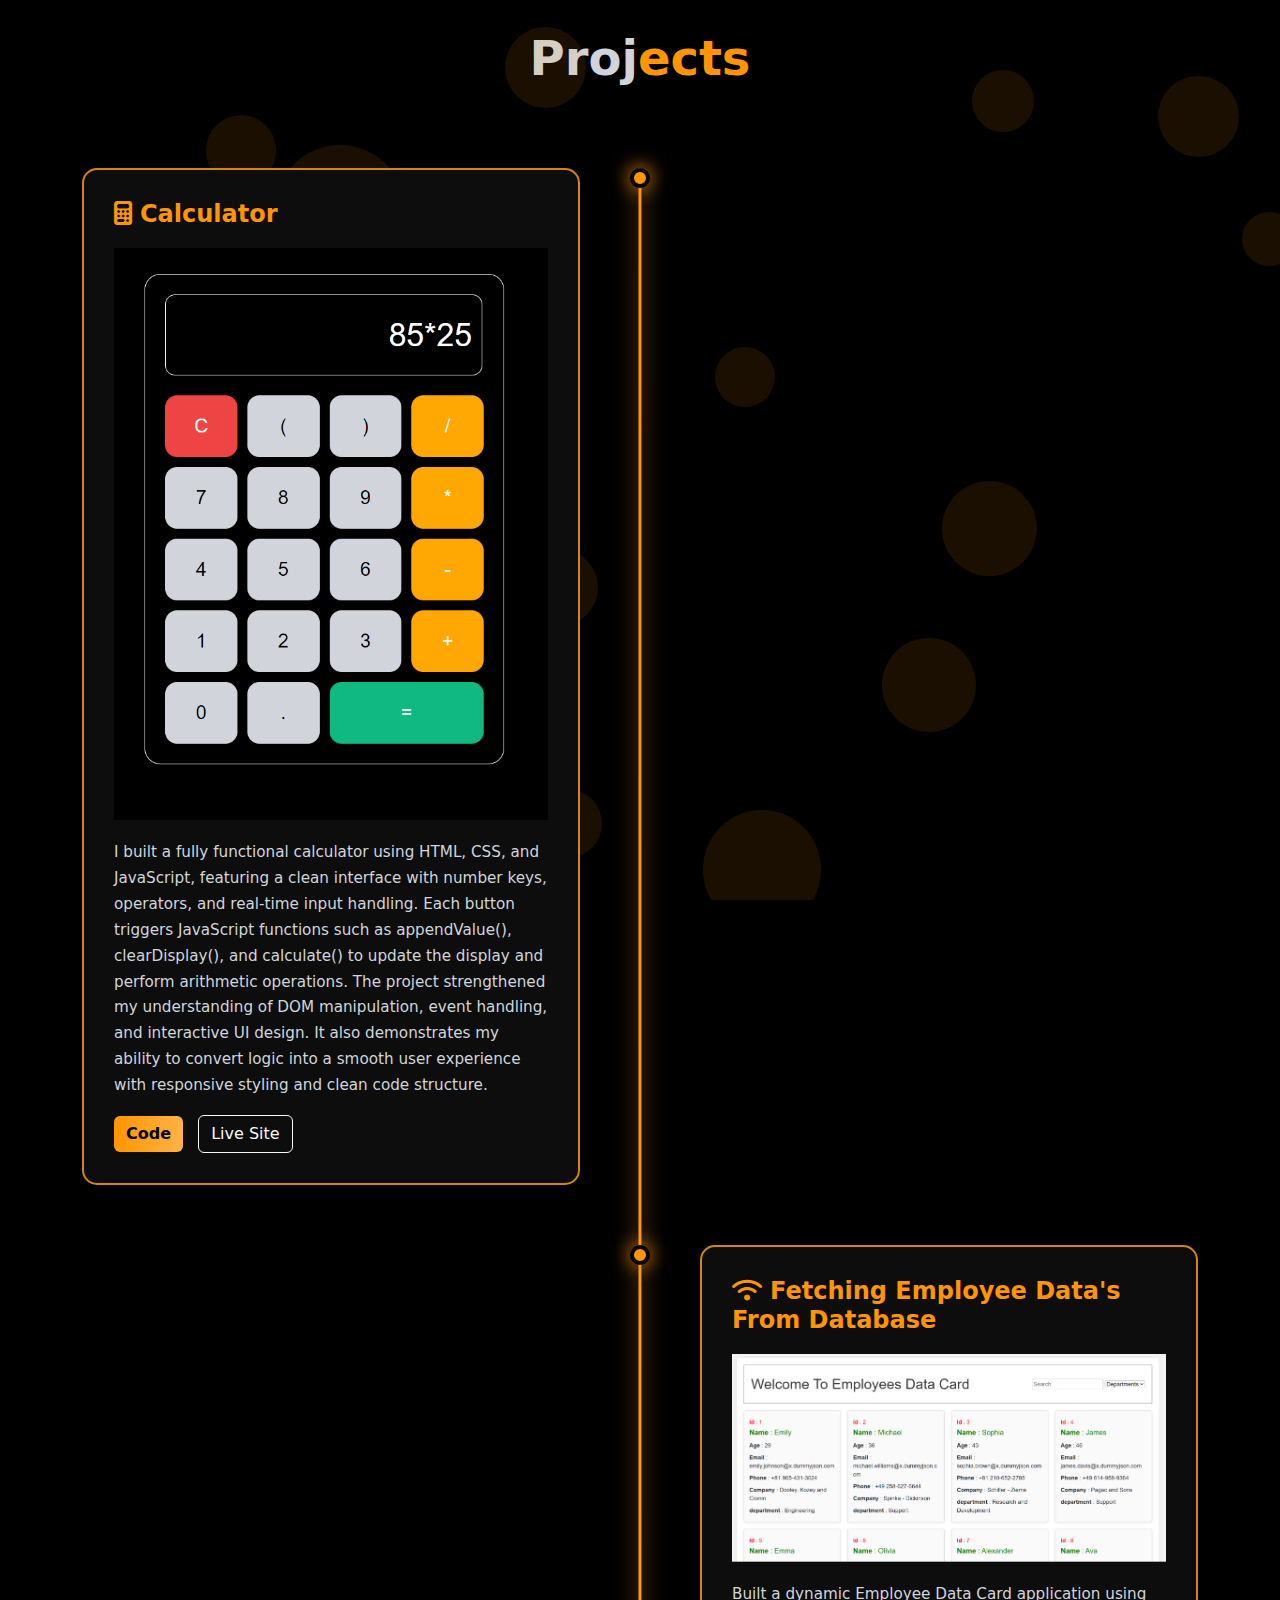
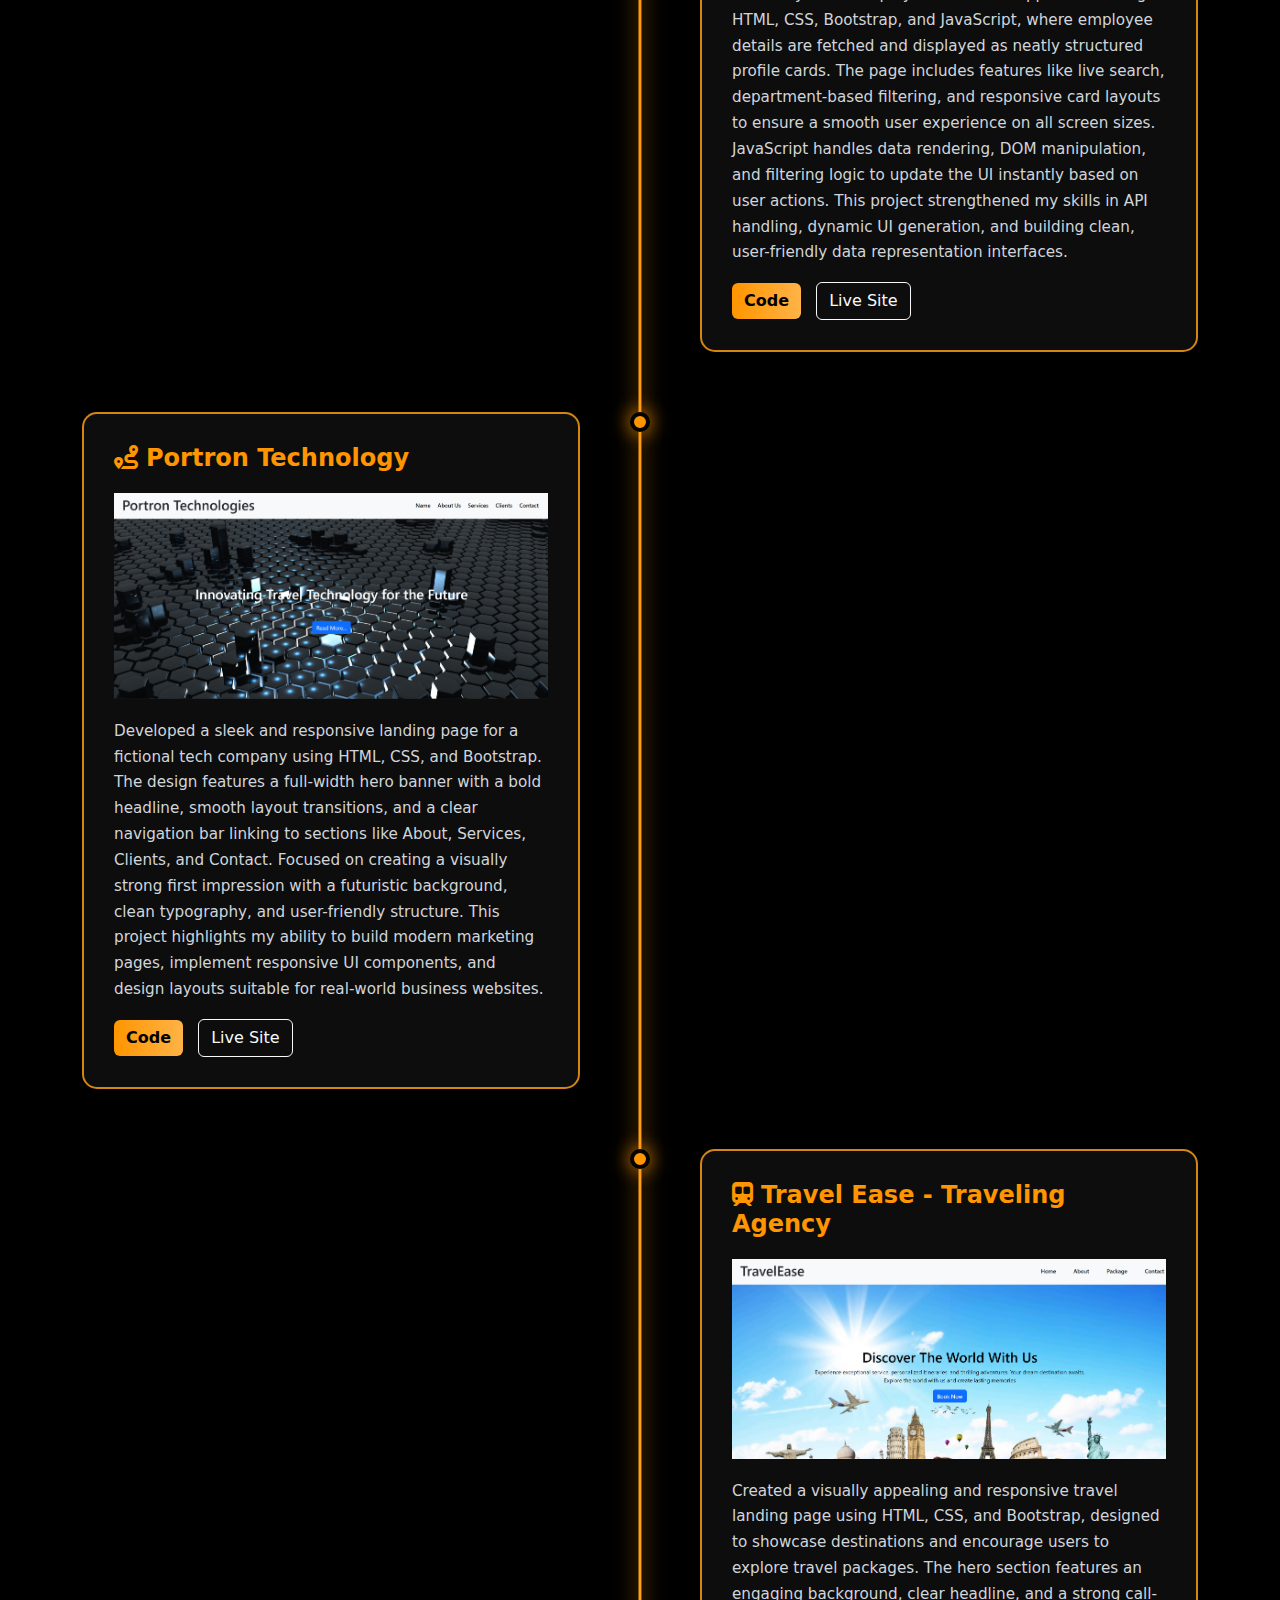
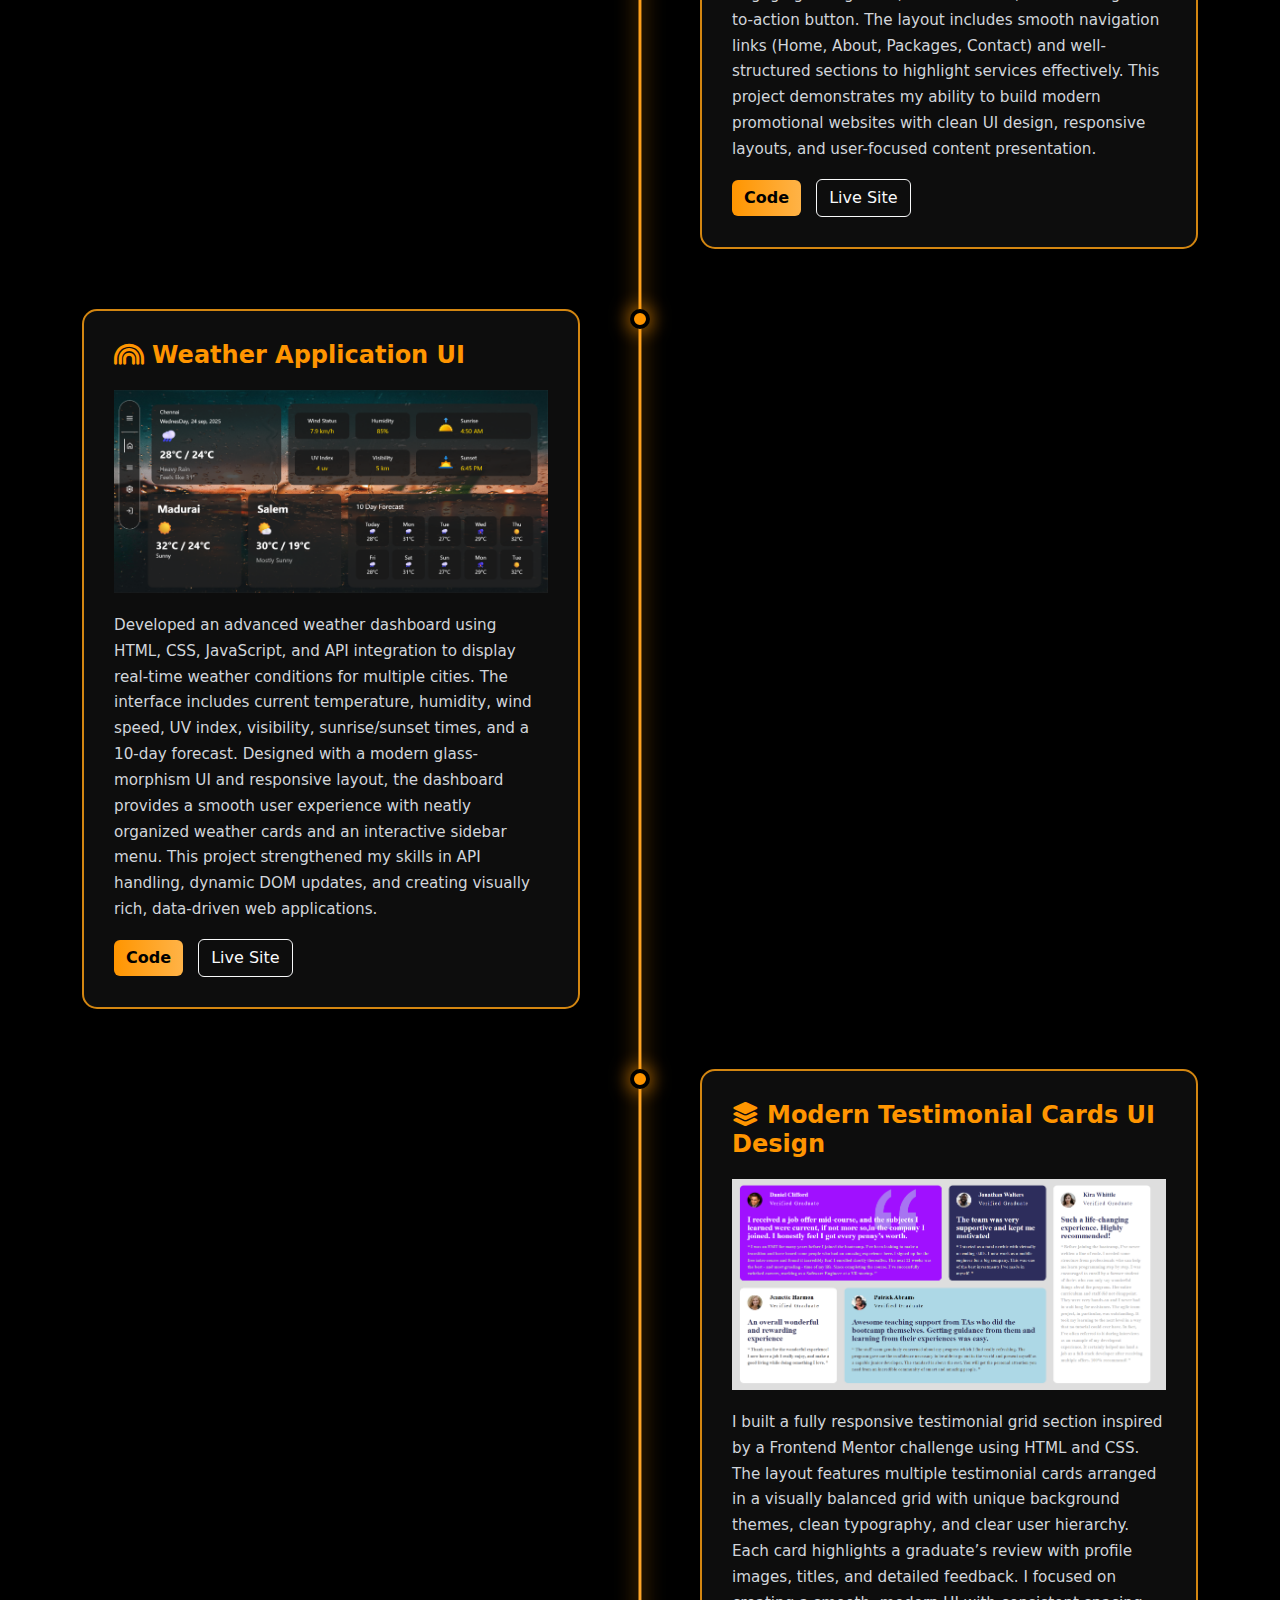
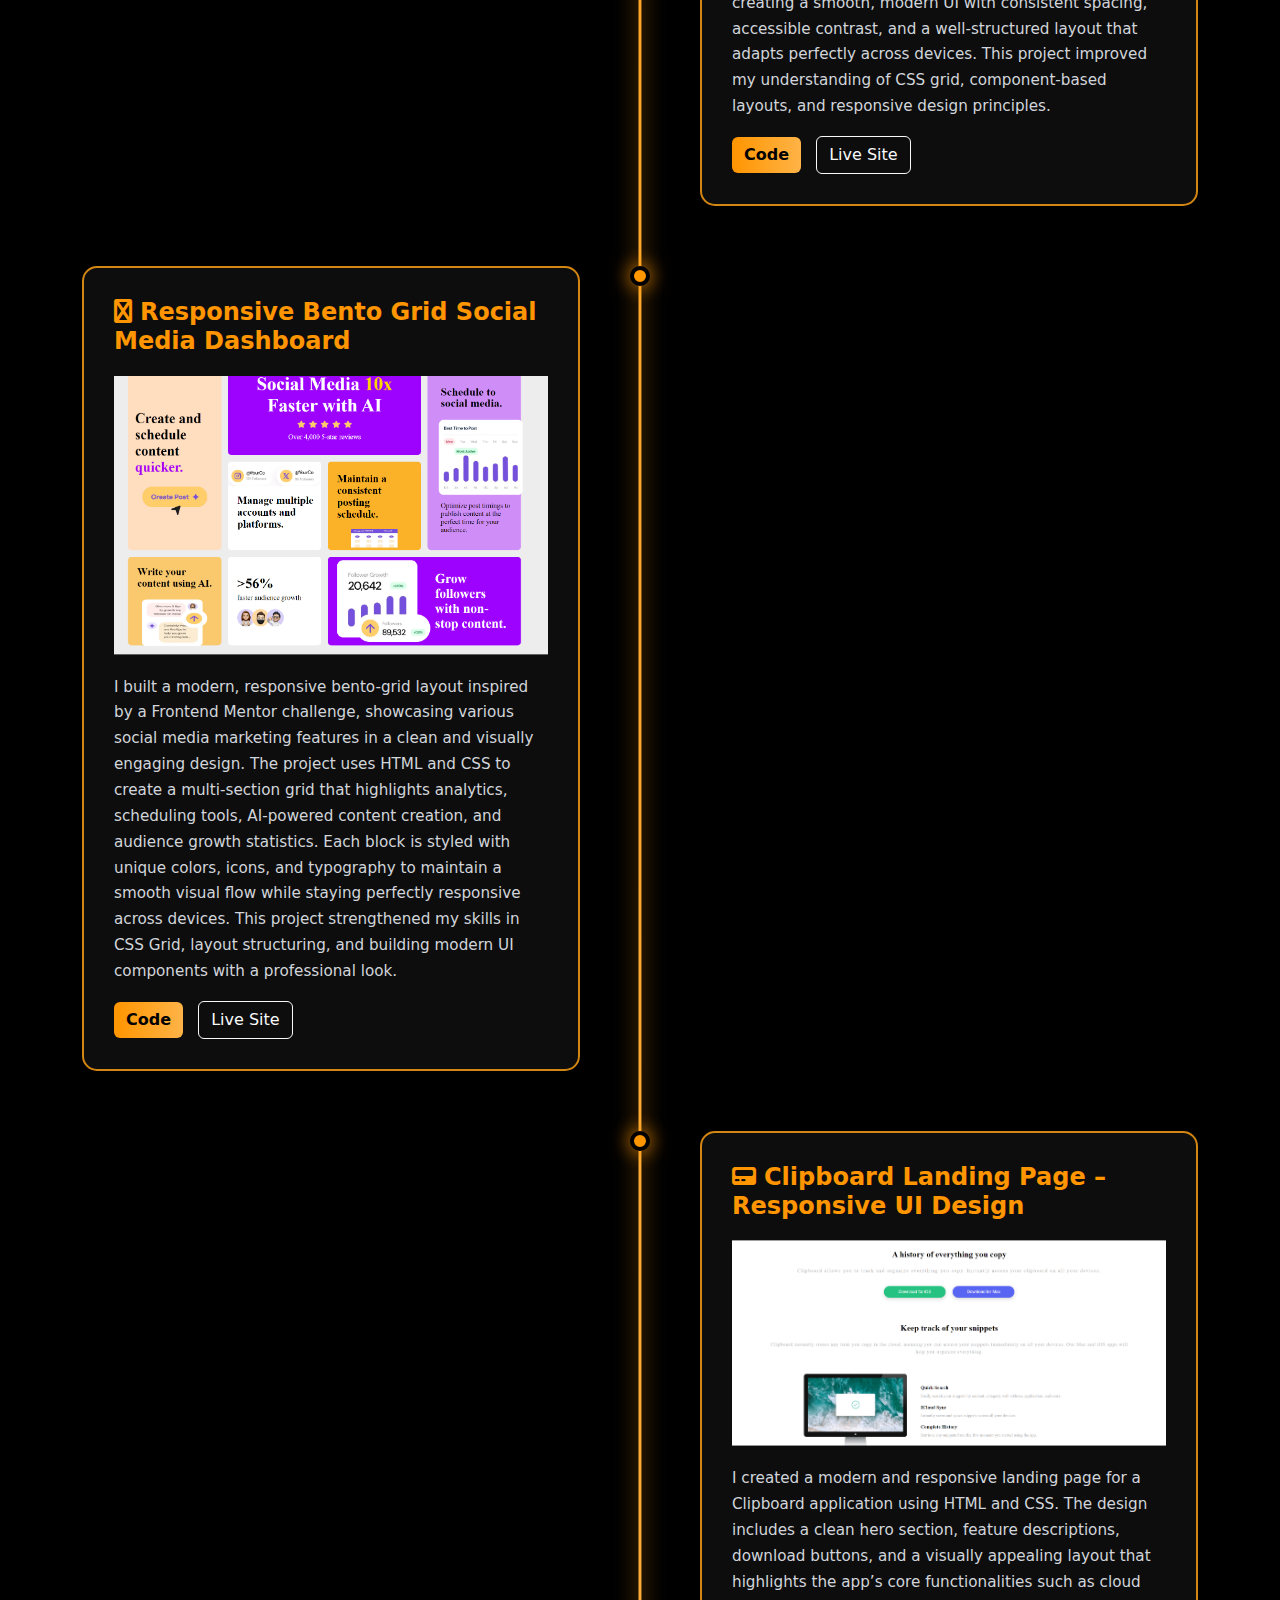
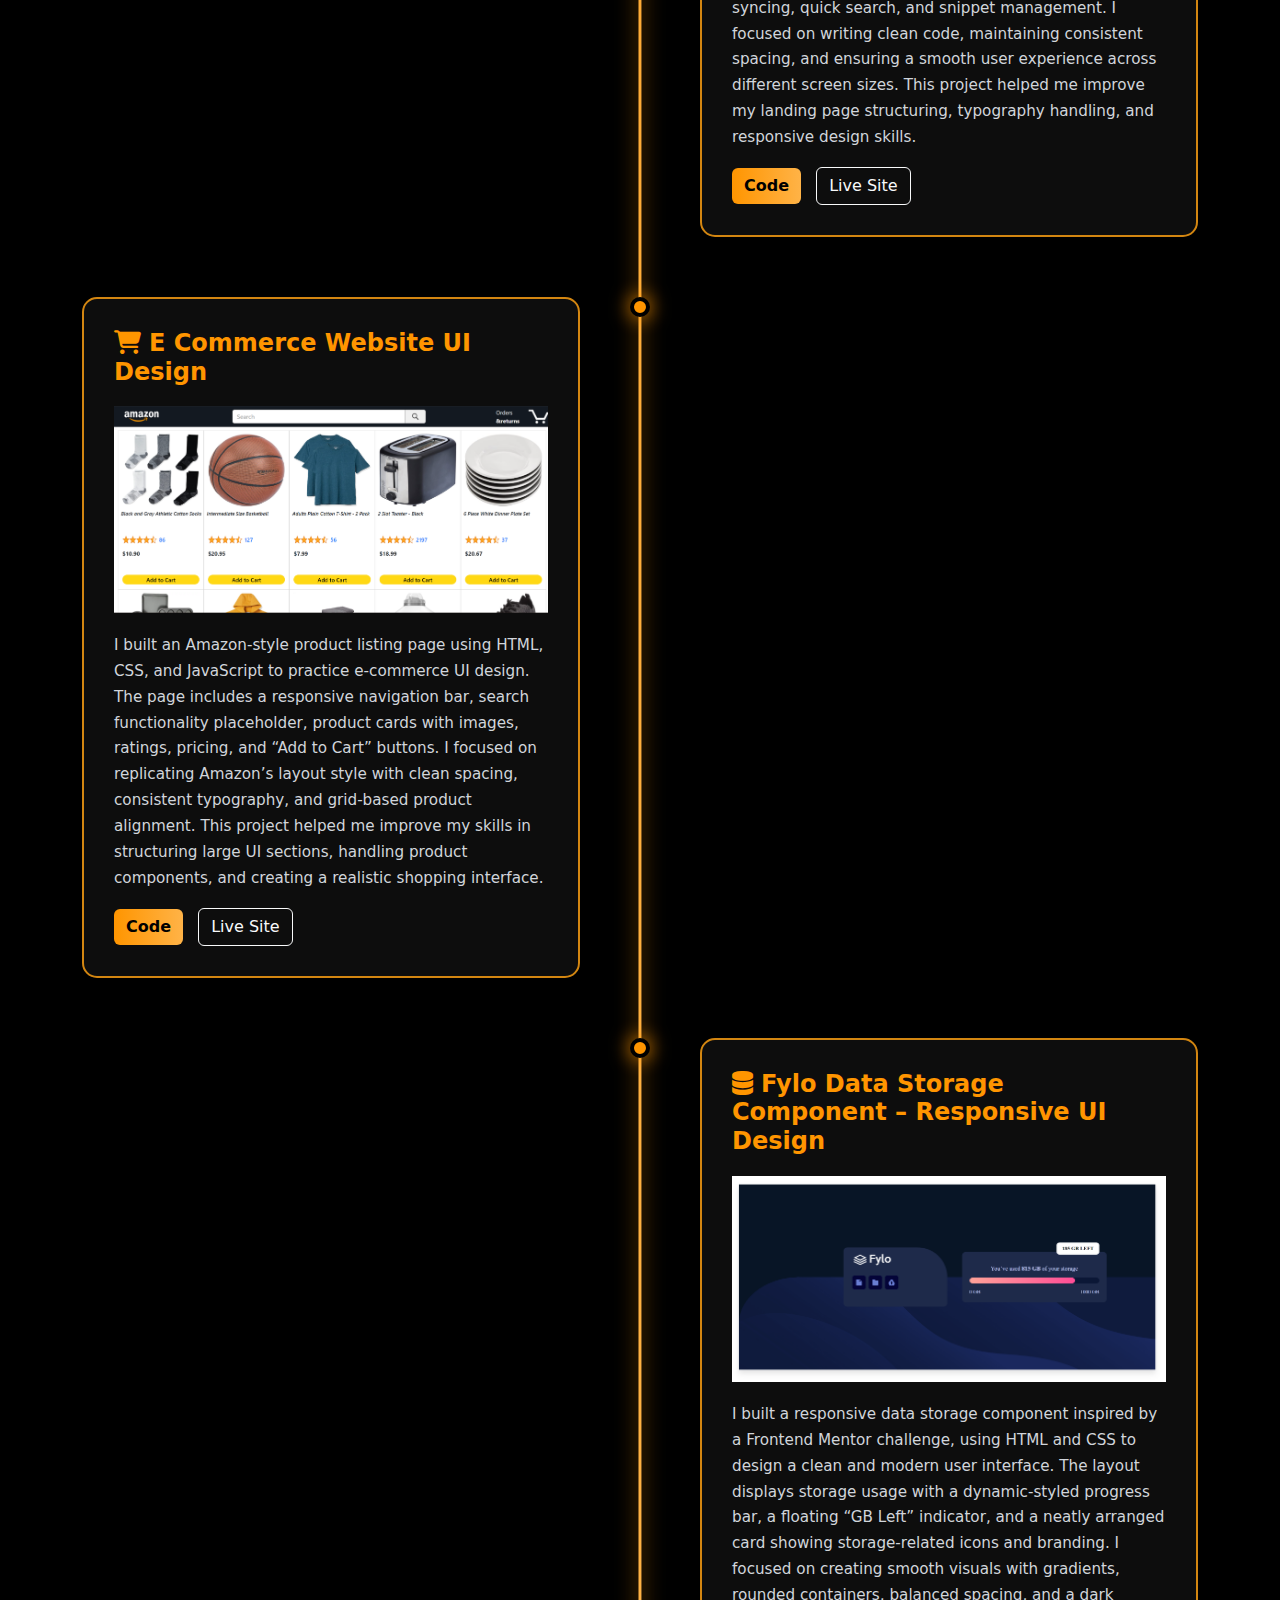
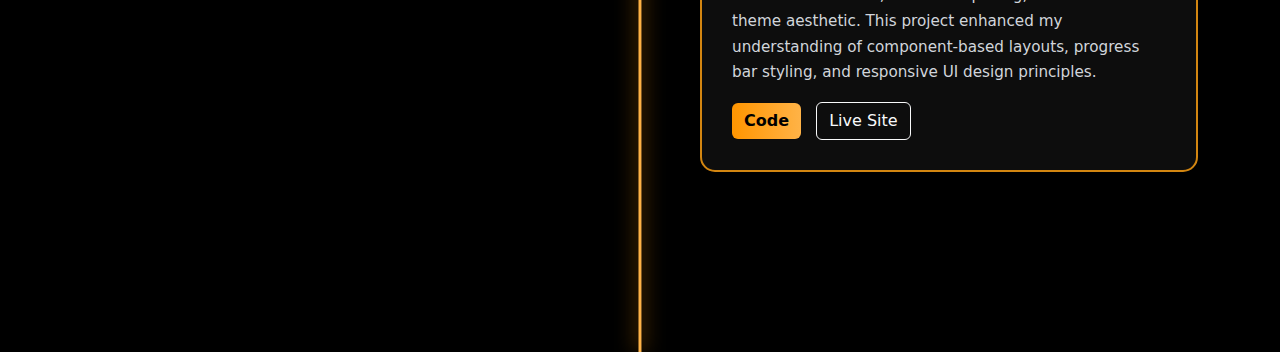
<file: project-card.html>
<!DOCTYPE html>
<html lang="en">
<head>
    <meta charset="UTF-8">
    <meta name="viewport" content="width=device-width, initial-scale=1.0">
    <title>Portfolio | Projects</title>
    <link href="https://cdnjs.cloudflare.com/ajax/libs/bootstrap/5.3.2/css/bootstrap.min.css" rel="stylesheet">
    <link href="https://cdnjs.cloudflare.com/ajax/libs/font-awesome/6.4.0/css/all.min.css" rel="stylesheet">
    <link rel="stylesheet" href="./project-card.css">
</head>
<body>
    <div class="particles" id="particles"></div>
    <!-- Project Section -->
    <main>
        <div class="container">
            <div class="section-header">
                <h1 style="color: var(--muted);">Proj<span style="color: var(--accent);">ects</span></h1>
            </div>

            <div class="timeline-container">
                <!-- Timeline Line -->
                <div class="timeline-line"></div>

                <!-- Timeline Item 1 - Left Side -->
                <div class="timeline-item">
                    <div class="timeline-dot"></div>
                    <div class="row">
                        <div class="col-md-6 timeline-left">
                            <div class="timeline-card">
                                <h3 class="card-title"><i class="fa fa-calculator me-2"></i>Calculator</h3>
                                <div class="card">
                                    <img src="./Project-img/calculator.png" alt="Project-img" class="project-img">
                                </div>                              
                                <div class="card-content">
                                    I built a fully functional calculator using HTML, CSS, and JavaScript, featuring a clean interface with number keys, operators, and real-time input handling. Each button triggers JavaScript functions such as appendValue(), clearDisplay(), and calculate() to update the display and perform arithmetic operations. The project strengthened my understanding of DOM manipulation, event handling, and interactive UI design. It also demonstrates my ability to convert logic into a smooth user experience with responsive styling and clean code structure.
                                </div>
                                <div class="mt-3">
                                    <a class="btn btn-accent" href="https://github.com/yusufchota/Calculator.git">Code</a>
                                    <a class="btn btn-outline-light me-2" href="https://yusufchota.github.io/Calculator/">Live Site</a>
                                </div>
                            </div>
                        </div>
                        <div class="col-md-6"></div>
                    </div>
                </div>

                <!-- Timeline Item 2 - Right Side -->
                <div class="timeline-item">
                    <div class="timeline-dot"></div>
                    <div class="row">
                        <div class="col-md-6"></div>
                        <div class="col-md-6 timeline-right">
                            <div class="timeline-card">
                                <h3 class="card-title"><i class="fa fa-wifi-strong me-2"></i>Fetching Employee Data's From Database</h3>
                                <div class="card">
                                    <img src="./Project-img/fetch-data.png" alt="Project-img" class="project-img">
                                </div>
                                <div class="card-content">
                                    Built a dynamic Employee Data Card application using HTML, CSS, Bootstrap, and JavaScript, where employee details are fetched and displayed as neatly structured profile cards. The page includes features like live search, department-based filtering, and responsive card layouts to ensure a smooth user experience on all screen sizes. JavaScript handles data rendering, DOM manipulation, and filtering logic to update the UI instantly based on user actions. This project strengthened my skills in API handling, dynamic UI generation, and building clean, user-friendly data representation interfaces.
                                </div>
                                <div class="mt-3">
                                    <a class="btn btn-accent" href="https://github.com/yusufchota/Employee-Card.git">Code</a>
                                    <a class="btn btn-outline-light me-2" href="https://yusufchota.github.io/Employee-Card/">Live Site</a>
                                </div>
                            </div>
                        </div>
                    </div>
                </div>

                <!-- Timeline Item 3 - Left Side -->
                <div class="timeline-item">
                    <div class="timeline-dot"></div>
                    <div class="row">
                        <div class="col-md-6 timeline-left">
                            <div class="timeline-card">
                                <h3 class="card-title"><i class="fa fa-route me-2"></i>Portron Technology</h3>            
                                <div class="card">
                                    <img src="./Project-img/portron-technologies.png" alt="Project-img" class="project-img">
                                </div>                   
                                <div class="card-content">
                                    Developed a sleek and responsive landing page for a fictional tech company using HTML, CSS, and Bootstrap. The design features a full-width hero banner with a bold headline, smooth layout transitions, and a clear navigation bar linking to sections like About, Services, Clients, and Contact. Focused on creating a visually strong first impression with a futuristic background, clean typography, and user-friendly structure. This project highlights my ability to build modern marketing pages, implement responsive UI components, and design layouts suitable for real-world business websites.
                                </div>
                                <div class="mt-3">
                                    <a class="btn btn-accent" href="https://github.com/yusufchota/portron-Technology-.git">Code</a>
                                    <a class="btn btn-outline-light me-2" href="https://yusufchota.github.io/portron-Technology-/">Live Site</a>
                                </div>
                            </div>
                        </div>
                        <div class="col-md-6"></div>
                    </div>
                </div>

                <!-- Timeline Item 4 - Right Side -->
                <div class="timeline-item">
                    <div class="timeline-dot"></div>
                    <div class="row">
                        <div class="col-md-6"></div>
                        <div class="col-md-6 timeline-right">
                            <div class="timeline-card">
                                <h3 class="card-title"><i class="fa fa-train-subway me-2"></i>Travel Ease - Traveling Agency</h3>
                                <div class="card">
                                    <img src="./Project-img/travel-ease.png" alt="Project-img" class="project-img">
                                </div>
                                <div class="card-content">
                                    Created a visually appealing and responsive travel landing page using HTML, CSS, and Bootstrap, designed to showcase destinations and encourage users to explore travel packages. The hero section features an engaging background, clear headline, and a strong call-to-action button. The layout includes smooth navigation links (Home, About, Packages, Contact) and well-structured sections to highlight services effectively. This project demonstrates my ability to build modern promotional websites with clean UI design, responsive layouts, and user-focused content presentation.
                                </div>
                                <div class="mt-3">
                                    <a class="btn btn-accent" href="https://github.com/yusufchota/Travel-Ease.git">Code</a>
                                    <a class="btn btn-outline-light me-2" href="https://yusufchota.github.io/Travel-Ease/">Live Site</a>
                                </div>
                            </div>
                        </div>
                    </div>
                </div>

                <!-- Timeline Item 5 - Left Side -->
                <div class="timeline-item">
                    <div class="timeline-dot"></div>
                    <div class="row">
                        <div class="col-md-6 timeline-left">
                            <div class="timeline-card">
                                <h3 class="card-title"><i class="fa fa-rainbow me-2"></i>Weather Application UI</h3>
                                <div class="card">
                                    <img src="./Project-img/weather-Ui.png" alt="Project-img" class="project-img">
                                </div>
                                <div class="card-content">
                                    Developed an advanced weather dashboard using HTML, CSS, JavaScript, and API integration to display real-time weather conditions for multiple cities. The interface includes current temperature, humidity, wind speed, UV index, visibility, sunrise/sunset times, and a 10-day forecast. Designed with a modern glass-morphism UI and responsive layout, the dashboard provides a smooth user experience with neatly organized weather cards and an interactive sidebar menu. This project strengthened my skills in API handling, dynamic DOM updates, and creating visually rich, data-driven web applications.
                                </div>
                                <div class="mt-3">
                                    <a class="btn btn-accent" href="https://github.com/yusufchota/Mini-Project-1.git">Code</a>
                                    <a class="btn btn-outline-light me-2" href="https://yusufchota.github.io/Mini-Project-1/">Live Site</a>
                                </div>
                            </div>
                        </div>
                        <div class="col-md-6"></div>
                    </div>
                </div>

                <!-- Timeline Item 6 - Right Side -->
                <div class="timeline-item">
                    <div class="timeline-dot"></div>
                    <div class="row">
                        <div class="col-md-6"></div>
                        <div class="col-md-6 timeline-right">
                            <div class="timeline-card">
                                <h3 class="card-title"><i class="fa fa-layer-group me-2"></i>Modern Testimonial Cards UI Design</h3>
                                <div class="card">
                                    <img src="./Project-img/Testimonial Cards.png" alt="Project-img" class="project-img">
                                </div>
                                <div class="card-content">
                                    I built a fully responsive testimonial grid section inspired by a Frontend Mentor challenge using HTML and CSS. The layout features multiple testimonial cards arranged in a visually balanced grid with unique background themes, clean typography, and clear user hierarchy. Each card highlights a graduate’s review with profile images, titles, and detailed feedback. I focused on creating a smooth, modern UI with consistent spacing, accessible contrast, and a well-structured layout that adapts perfectly across devices. This project improved my understanding of CSS grid, component-based layouts, and responsive design principles.
                                </div>
                                <div class="mt-3">
                                    <a class="btn btn-accent" href="https://github.com/yusufchota/Frontendmentor-Project-9.git">Code</a>
                                    <a class="btn btn-outline-light me-2" href="https://yusufchota.github.io/Frontendmentor-Project-9/">Live Site</a>
                                </div>
                            </div>
                        </div>
                    </div>
                </div>

                <!-- Timeline Item 7 - Left Side -->
                <div class="timeline-item">
                    <div class="timeline-dot"></div>
                    <div class="row">
                        <div class="col-md-6 timeline-left">
                            <div class="timeline-card">
                                <h3 class="card-title"><i class="fa fa-gratipay me-2"></i>Responsive Bento Grid Social Media Dashboard</h3>          
                                <div class="card">
                                    <img src="./Project-img/bento-grid.png" alt="Project-img" class="project-img">
                                </div>                     
                                <div class="card-content">
                                    I built a modern, responsive bento-grid layout inspired by a Frontend Mentor challenge, showcasing various social media marketing features in a clean and visually engaging design. The project uses HTML and CSS to create a multi-section grid that highlights analytics, scheduling tools, AI-powered content creation, and audience growth statistics. Each block is styled with unique colors, icons, and typography to maintain a smooth visual flow while staying perfectly responsive across devices. This project strengthened my skills in CSS Grid, layout structuring, and building modern UI components with a professional look.
                                </div>
                                <div class="mt-3">
                                    <a class="btn btn-accent" href="https://github.com/yusufchota/Frontendmentor-Project-8.git">Code</a>
                                    <a class="btn btn-outline-light me-2" href="https://yusufchota.github.io/Frontendmentor-Project-8/">Live Site</a>
                                </div>
                            </div>
                        </div>
                        <div class="col-md-6"></div>
                    </div>
                </div>

                <!-- Timeline Item 8 - Right Side -->
                <div class="timeline-item">
                    <div class="timeline-dot"></div>
                    <div class="row">
                        <div class="col-md-6"></div>
                        <div class="col-md-6 timeline-right">
                            <div class="timeline-card">
                                <h3 class="card-title"><i class="fa fa-pager me-2"></i>Clipboard Landing Page – Responsive UI Design</h3>
                                <div class="card">
                                    <img src="./Project-img/Clipboard Landing Page.png" alt="Project-img" class="project-img">
                                </div>
                                <div class="card-content">
                                    I created a modern and responsive landing page for a Clipboard application using HTML and CSS. The design includes a clean hero section, feature descriptions, download buttons, and a visually appealing layout that highlights the app’s core functionalities such as cloud syncing, quick search, and snippet management. I focused on writing clean code, maintaining consistent spacing, and ensuring a smooth user experience across different screen sizes. This project helped me improve my landing page structuring, typography handling, and responsive design skills.
                                </div>
                                <div class="mt-3">
                                    <a class="btn btn-accent" href="https://github.com/yusufchota/Frontendmentor-Project-3.git">Code</a>
                                    <a class="btn btn-outline-light me-2" href="https://yusufchota.github.io/Frontendmentor-Project-3/">Live Site</a>
                                </div>
                            </div>
                        </div>
                    </div>
                </div>

                <!-- Timeline Item 9 - Left Side -->
                <div class="timeline-item">
                    <div class="timeline-dot"></div>
                    <div class="row">
                        <div class="col-md-6 timeline-left">
                            <div class="timeline-card">
                                <h3 class="card-title"><i class="fa fa-cart-shopping me-2"></i>E Commerce Website UI Design</h3>             
                                <div class="card">
                                    <img src="./Project-img/Amazon-clone.png" alt="Project-img" class="project-img">
                                </div>                  
                                <div class="card-content">
                                    I built an Amazon-style product listing page using HTML, CSS, and JavaScript to practice e-commerce UI design. The page includes a responsive navigation bar, search functionality placeholder, product cards with images, ratings, pricing, and “Add to Cart” buttons. I focused on replicating Amazon’s layout style with clean spacing, consistent typography, and grid-based product alignment. This project helped me improve my skills in structuring large UI sections, handling product components, and creating a realistic shopping interface.
                                </div>
                                <div class="mt-3">
                                    <a class="btn btn-accent" href="https://github.com/yusufchota/Amazon---UI.git">Code</a>
                                    <a class="btn btn-outline-light me-2" href="https://yusufchota.github.io/Amazon---UI/">Live Site</a>
                                </div>
                            </div>
                        </div>
                        <div class="col-md-6"></div>
                    </div>
                </div>

                <!-- Timeline Item 10 - Right Side -->
                <div class="timeline-item">
                    <div class="timeline-dot"></div>
                    <div class="row">
                        <div class="col-md-6"></div>
                        <div class="col-md-6 timeline-right">
                            <div class="timeline-card">
                                <h3 class="card-title"><i class="fa fa-database me-2"></i>Fylo Data Storage Component – Responsive UI Design</h3>
                                <div class="card">
                                    <img src="./Project-img/Fylo Data Storage.png" alt="Project-img" class="project-img">
                                </div>
                                <div class="card-content">
                                    I built a responsive data storage component inspired by a Frontend Mentor challenge, using HTML and CSS to design a clean and modern user interface. The layout displays storage usage with a dynamic-styled progress bar, a floating “GB Left” indicator, and a neatly arranged card showing storage-related icons and branding. I focused on creating smooth visuals with gradients, rounded containers, balanced spacing, and a dark theme aesthetic. This project enhanced my understanding of component-based layouts, progress bar styling, and responsive UI design principles.
                                </div>
                                <div class="mt-3">
                                    <a class="btn btn-accent" href="https://github.com/yusufchota/Frontendmentor-Project-2.gitz">Code</a>
                                    <a class="btn btn-outline-light me-2" href="https://yusufchota.github.io/Frontendmentor-Project-2/">Live Site</a>
                                </div>
                            </div>
                        </div>
                    </div>
                </div>
            </div>
        </div>
    </main>
    <script src="https://cdnjs.cloudflare.com/ajax/libs/bootstrap/5.3.2/js/bootstrap.bundle.min.js"></script>

    <script>
        const particlesContainer = document.getElementById('particles');
        for (let i = 0; i < 15; i++) {
        const particle = document.createElement('div');
        particle.className = 'particle';
        particle.style.width = Math.random() * 100 + 50 + 'px';
        particle.style.height = particle.style.width;
        particle.style.left = Math.random() * 100 + '%';
        particle.style.top = Math.random() * 100 + '%';
        particle.style.animationDelay = Math.random() * 20 + 's';
        particle.style.animationDuration = (Math.random() * 10 + 15) + 's';
        particlesContainer.appendChild(particle);
        }


        let cursorTrail = [];
        document.addEventListener('mousemove', (e) => {
        if (window.innerWidth > 768) { // Only on desktop
            const trail = document.createElement('div');
            trail.className = 'cursor-trail';
            trail.style.cssText = `
            position: fixed;
            width: 5px;
            height: 5px;
            background: var(--accent);
            border-radius: 50%;
            pointer-events: none;
            left: ${e.clientX}px;
            top: ${e.clientY}px;
            opacity: 0.5;
            z-index: 9999;
            transition: opacity 0.5s;
            `;
            document.body.appendChild(trail);
            
            setTimeout(() => {
            trail.style.opacity = '0';
            setTimeout(() => trail.remove(), 500);
            }, 100);
        }
        });
    </script>
</body>
</html>
</file>
<file: project-card.css>
:root {
    --bg: #000000;    
    --card: #0d0d0d;        
    --accent: #ff9500;        
    --accent-glow: #ffb347;   
    --muted: #d1d5db;         
    --white: #ffffff;
}
* { box-sizing: border-box; }

body {
  font-family: 'Inter', system-ui, -apple-system, 'Segoe UI', Roboto, 'Helvetica Neue', Arial;
  background: var(--bg);
  color: var(--white);
  -webkit-font-smoothing: antialiased;
  -moz-osx-font-smoothing: grayscale;
  scroll-behavior: smooth;
}

/* Animated Background Particles */
.particles {
  position: fixed;
  top: 0;
  left: 0;
  width: 100%;
  height: 100%;
  pointer-events: none;
  z-index: 0;
  overflow: hidden;
}

.particle {
  position: absolute;
  background: var(--accent);
  border-radius: 50%;
  opacity: 0.1;
  animation: float 20s infinite;
}

@keyframes float {
  0%, 100% { transform: translate(0, 0) scale(1); }
  33% { transform: translate(100px, -100px) scale(1.2); }
  66% { transform: translate(-100px, 100px) scale(0.8); }
}

/* Section Header */
.section-header {
    text-align: center;
    padding: 30px 0 30px 0px;
}

.section-header h1 {
    font-size: 3rem;
    font-weight: 700;
    margin-bottom: 10px;
}

/* Timeline Container */
.timeline-container {
    position: relative;
    padding: 40px 0 80px;
}

/* Central Timeline Line */
.timeline-line {
    position: absolute;
    left: 50%;
    transform: translateX(-50%);
    width: 3px;
    height: 100%;
    background: linear-gradient(180deg, var(--accent) 0%, var(--accent-glow) 100%);
    box-shadow: 0 0 20px var(--accent);
}

/* Timeline Item */
.timeline-item {
    position: relative;
    margin-bottom: 60px;
}

/* Center Dot */
.timeline-dot {
    position: absolute;
    left: 50%;
    transform: translateX(-50%);
    width: 20px;
    height: 20px;
    background: var(--accent);
    border-radius: 50%;
    border: 4px solid var(--bg);
    box-shadow: 0 0 20px var(--accent);
    z-index: 10;
}

/* Cards */
.timeline-card {
    background: var(--card);
    border: 2px solid rgb(211, 134, 17);
    border-radius: 15px;
    padding: 30px;
    position: relative;
    transition: all 0.3s ease;
}
.timeline-card h3{
    color: var(--accent);
}
.timeline-card:hover {
    border-color: var(--accent);
    box-shadow: 0 0 50px rgba(255, 149, 0, 0.6);
    transform: translateY(-5px);
}

/* Left Side Cards */
.timeline-left {
    padding-right: 60px;
}

.timeline-left .timeline-card {
    margin-left: 0;
}

/* Right Side Cards */
.timeline-right {
    padding-left: 60px;
}

.timeline-right .timeline-card {
    margin-right: 0;
}

/* Card Content */

.card-title {
    font-size: 1.5rem;
    font-weight: 700;
    margin-bottom: 15px;
    color: var(--white);
}

.card-content {
    color: var(--muted);
    line-height: 1.7;
    font-size: 0.95rem;
}
.card{
    margin: 20px 0px;
    border: none;
    background: transparent;
}
/* BUTTONS */
.btn-accent {
  background: linear-gradient(90deg, var(--accent), var(--accent-glow));
  border: none;
  color: #000;
  font-weight: 700;
  transition: all 0.3s ease;
  margin-right: 10px;
}
.btn-accent:hover {
  background: linear-gradient(90deg, var(--accent-glow), var(--accent));
  box-shadow: 0 0 15px rgba(255, 149, 0, 0.6);
}

/* Responsive Design */
@media (max-width: 768px) {
    .timeline-line {
        left: 30px;
    }

    .timeline-dot {
        left: 30px;
    }

    .timeline-left,
    .timeline-right {
        padding-left: 70px !important;
        padding-right: 0 !important;
    }

    .logo {
        font-size: 1.5rem;
    }

    .section-header h1 {
        font-size: 2rem;
    }
}

@media (max-width: 576px) {
    .card-title {
        font-size: 1rem;
    }
    .timeline-item{
        margin-right: 20px;
    }
    .card-content {
        font-size: 0.8rem;
    }
}
</file>
